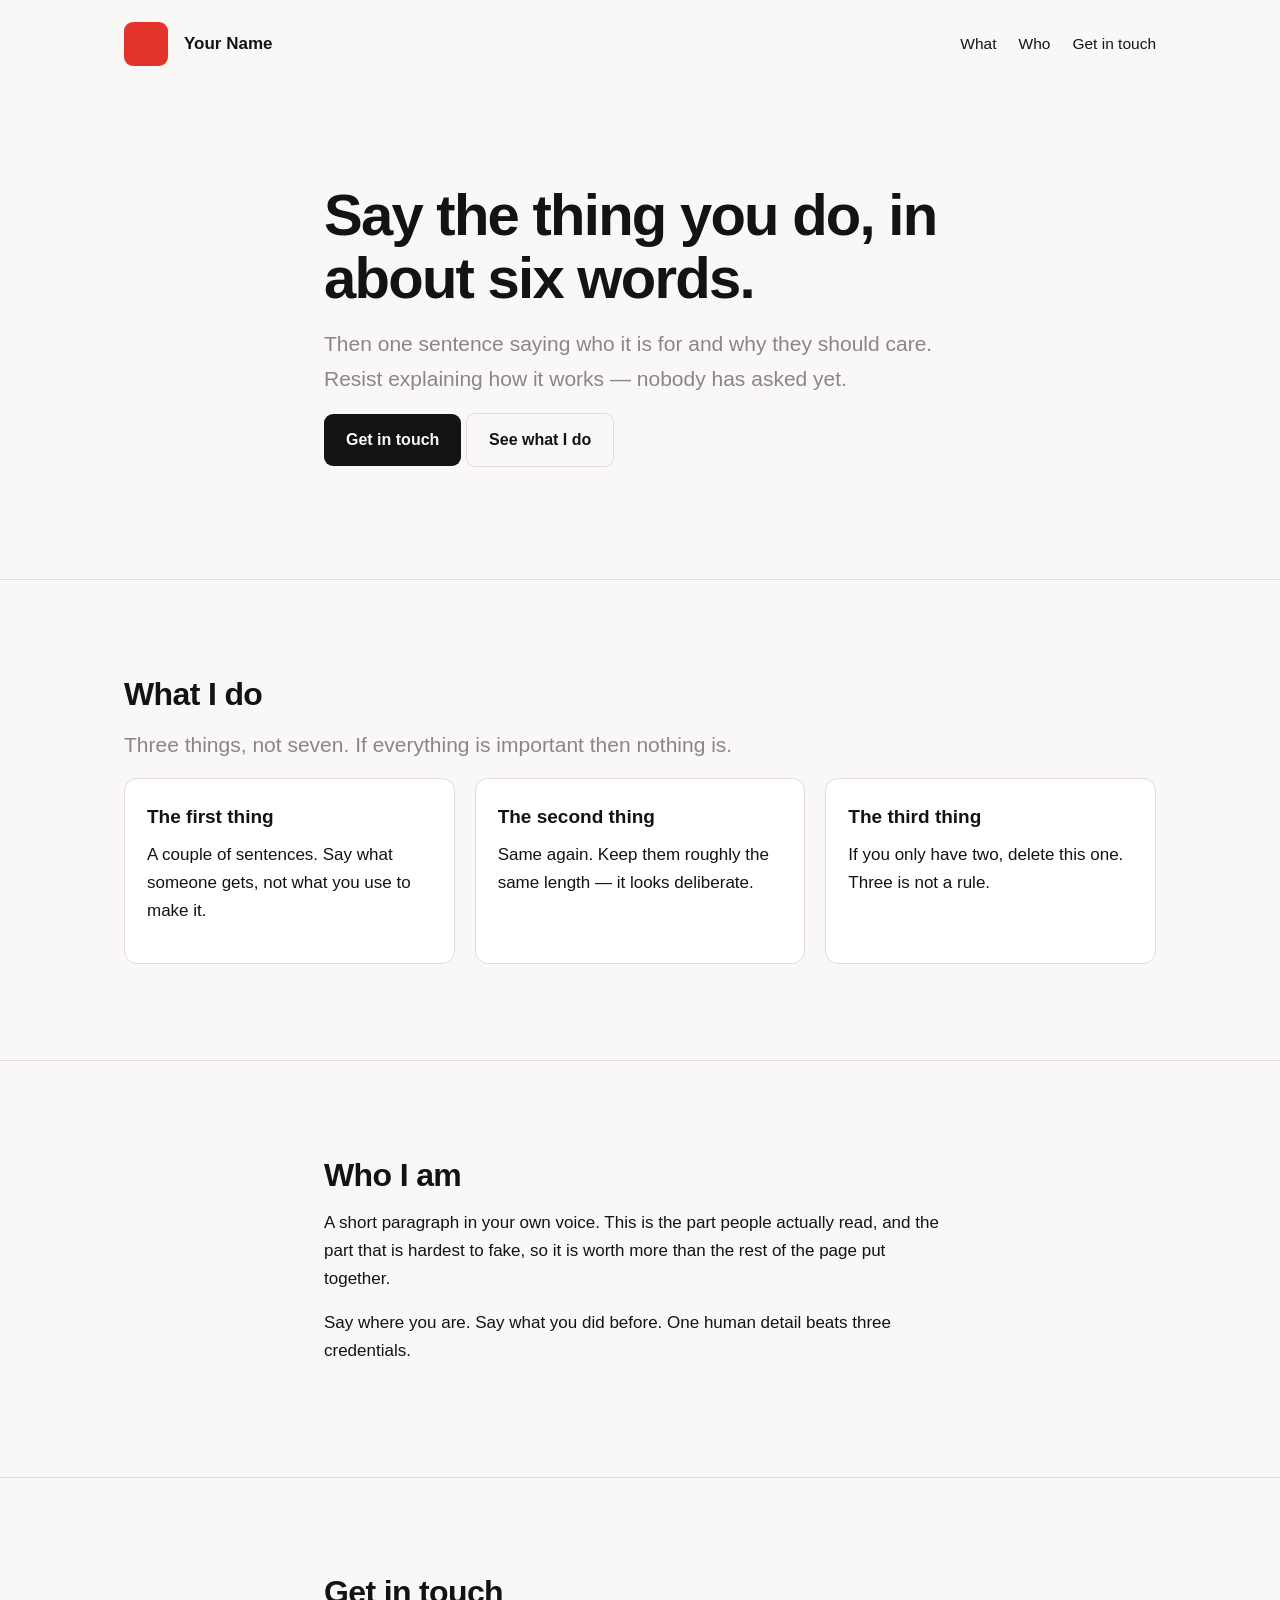
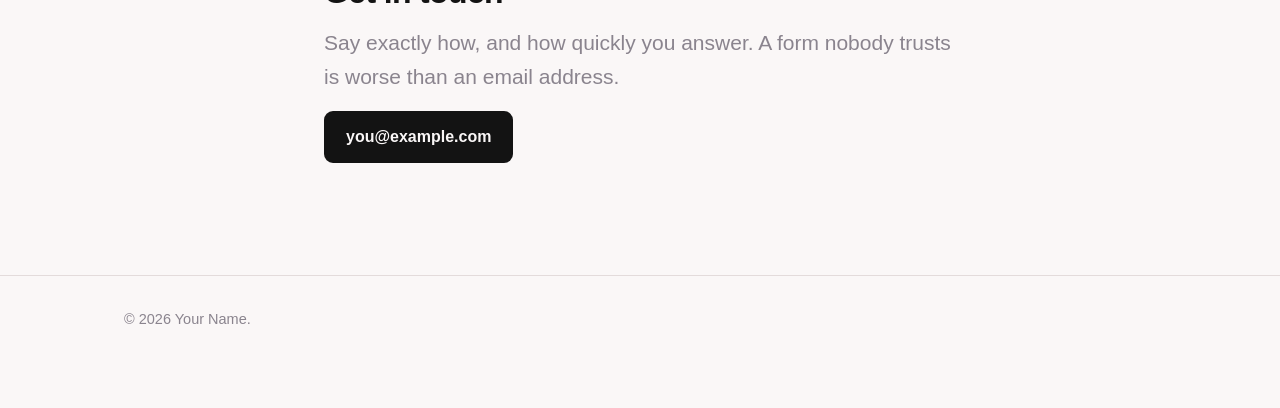
<file: site-templates/one-page/index.html>
<!doctype html>
<html lang="en">
<head>
<meta charset="utf-8">
<meta name="viewport" content="width=device-width, initial-scale=1">

<!-- These two lines are what people see in a search result and when they share a link.
     Change them before you show anyone. -->
<title>What this is — Your Name</title>
<meta name="description" content="One sentence about what this is and who it is for.">

<link rel="stylesheet" href="piy.css">
</head>
<body>

<div class="wrap">
  <nav>
    <div class="block" aria-hidden="true"></div>
    <strong>Your Name</strong>
    <div class="links">
      <a href="#what">What</a>
      <a href="#who">Who</a>
      <a href="#talk">Get in touch</a>
    </div>
  </nav>
</div>

<section>
  <div class="wrap narrow">
    <h1>Say the thing you do, in about six words.</h1>
    <p class="lede">Then one sentence saying who it is for and why they should care. Resist
      explaining how it works — nobody has asked yet.</p>
    <p><a class="btn" href="#talk">Get in touch</a>
       <a class="btn ghost" href="#what">See what I do</a></p>
  </div>
</section>

<section id="what">
  <div class="wrap">
    <h2>What I do</h2>
    <p class="lede narrow">Three things, not seven. If everything is important then nothing is.</p>
    <div class="grid">
      <div class="card">
        <h3>The first thing</h3>
        <p>A couple of sentences. Say what someone gets, not what you use to make it.</p>
      </div>
      <div class="card">
        <h3>The second thing</h3>
        <p>Same again. Keep them roughly the same length — it looks deliberate.</p>
      </div>
      <div class="card">
        <h3>The third thing</h3>
        <p>If you only have two, delete this one. Three is not a rule.</p>
      </div>
    </div>
  </div>
</section>

<section id="who">
  <div class="wrap narrow">
    <h2>Who I am</h2>
    <p>A short paragraph in your own voice. This is the part people actually read, and the part
      that is hardest to fake, so it is worth more than the rest of the page put together.</p>
    <p>Say where you are. Say what you did before. One human detail beats three credentials.</p>
  </div>
</section>

<section id="talk">
  <div class="wrap narrow">
    <h2>Get in touch</h2>
    <p class="lede">Say exactly how, and how quickly you answer. A form nobody trusts is worse
      than an email address.</p>
    <p><a class="btn" href="mailto:you@example.com">you@example.com</a></p>
  </div>
</section>

<footer>
  <div class="wrap">
    <p>© <span id="year">2026</span> Your Name.</p>
    <!-- Where this design came from. Uncomment it if you would like to say so — it is
         genuinely optional and nothing here checks whether you did.
    <p>Built with <a href="https://promptityourself.com">Prompt It Yourself</a>.</p>
    -->
  </div>
</footer>

<script>
  // The only script on the page: keep the year right without anyone having to remember.
  document.getElementById('year').textContent = new Date().getFullYear();
</script>
</body>
</html>
</file>
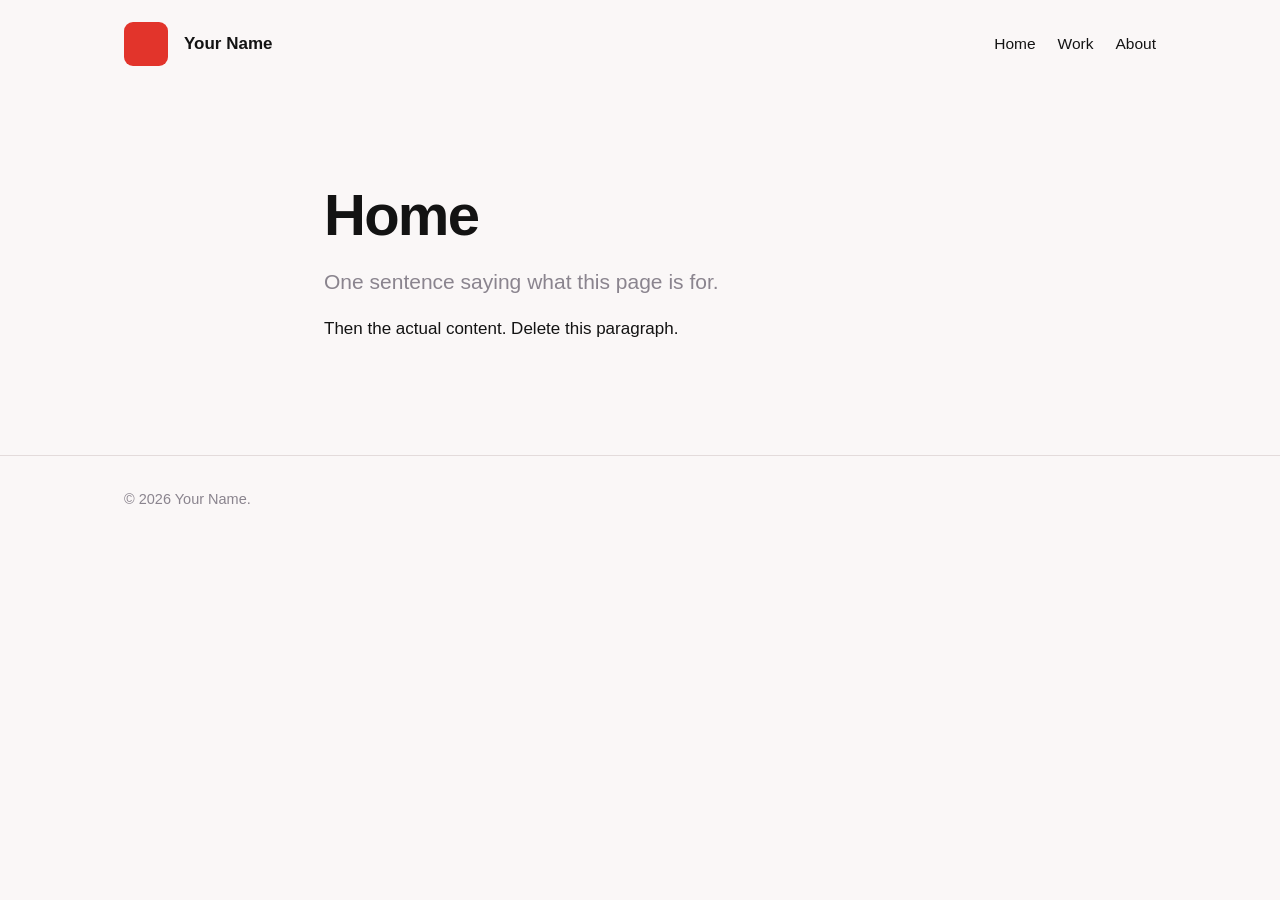
<file: site-templates/pages/index.html>
<!doctype html>
<html lang="en">
<head>
<meta charset="utf-8">
<meta name="viewport" content="width=device-width, initial-scale=1">
<title>Home — Your Name</title>
<meta name="description" content="One sentence about this page.">
<link rel="stylesheet" href="piy.css">
</head>
<body>

<div class="wrap">
  <nav>
    <div class="block" aria-hidden="true"></div>
    <strong>Your Name</strong>
    <div class="links">
      <a href="index.html">Home</a>
      <a href="work.html">Work</a>
      <a href="about.html">About</a>
    </div>
  </nav>
</div>

<section>
  <div class="wrap narrow">
    <h1>Home</h1>
    <p class="lede">One sentence saying what this page is for.</p>
    <p>Then the actual content. Delete this paragraph.</p>
  </div>
</section>

<footer>
  <div class="wrap">
    <p>© <span id="year">2026</span> Your Name.</p>
    <!-- Where this design came from. Uncomment it if you would like to say so — it is
         genuinely optional and nothing here checks whether you did.
    <p>Built with <a href="https://promptityourself.com">Prompt It Yourself</a>.</p>
    -->
  </div>
</footer>

<script>document.getElementById('year').textContent = new Date().getFullYear();</script>
</body>
</html>
</file>
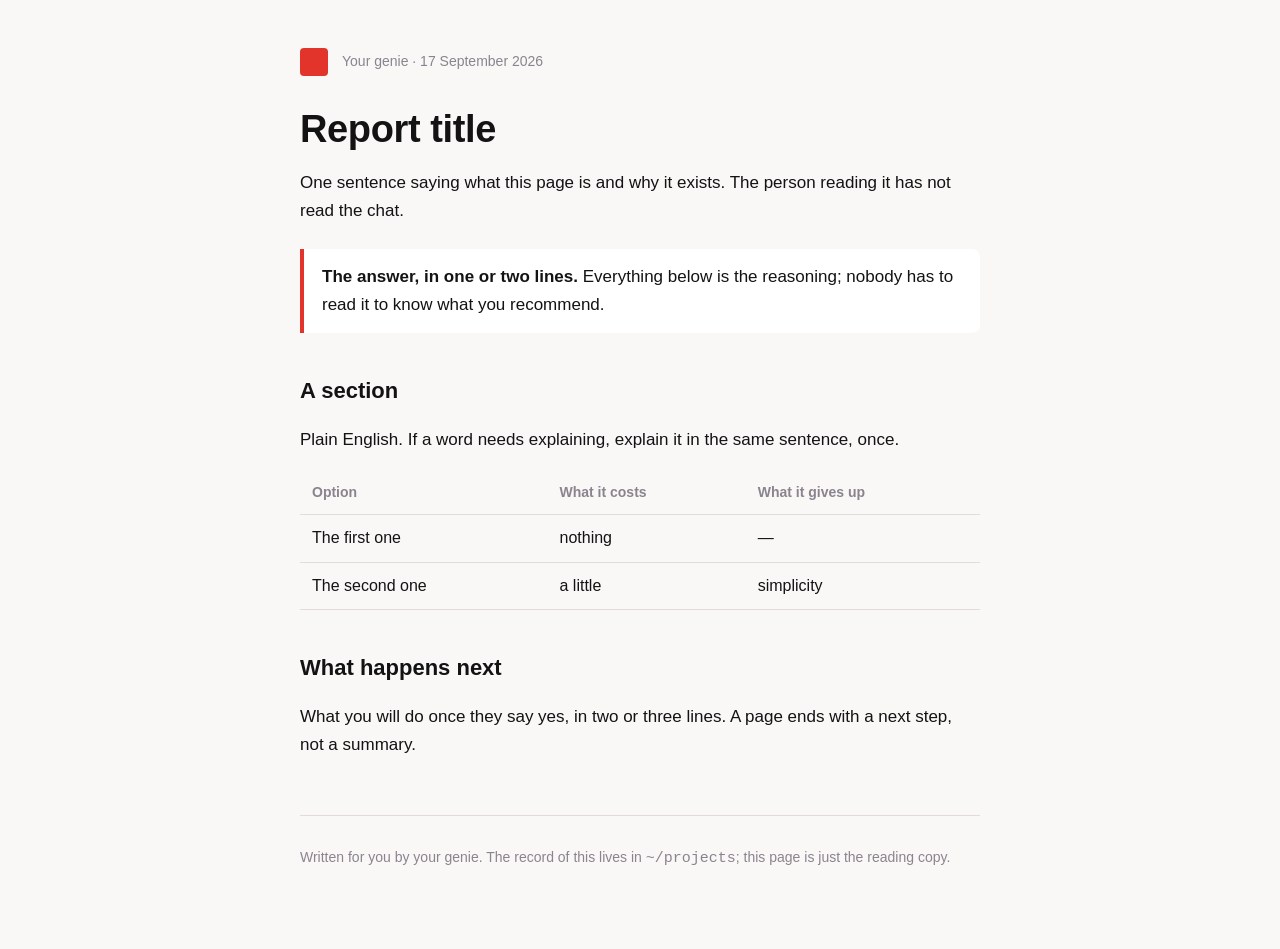
<file: site-templates/report/index.html>
<!doctype html>
<html lang="en">
<head>
<meta charset="utf-8">
<meta name="viewport" content="width=device-width, initial-scale=1">
<title>Report title</title>
<!--
  A page the genie writes for them to READ — a plan, a set of options, a comparison, a
  report. Anything longer than a screen. It lives at
  ~/piy-work/<project>/<YYYY-MM-DD_slug>/index.html, served at http://127.0.0.1:29200/…,
  and linked from the chat. An artifact only when they want to send it to someone.

  Everything is inline on purpose: an artifact cannot load a stylesheet beside it, and a
  page opened off disk should look the same. The values are Prompt It Yourself's, the same ones
  as site-templates/piy.css — change them there and here together, or not at all.
-->
<style>
  :root {
    --brand:      #e2342b;   /* the one loud colour. Spent once, on the block */
    --brand-deep: #c9251d;
    --bg:         #faf7f7;
    --fg:         #131313;
    --muted:      #8a848e;
    --line:       #e3dbdb;
    --card:       #ffffff;
    --text:       680px;
    --font: -apple-system, BlinkMacSystemFont, "Segoe UI", Helvetica, Arial, sans-serif;
    --mono: ui-monospace, SFMono-Regular, Menlo, Consolas, monospace;
  }
  @media (prefers-color-scheme: dark) {
    :root:not([data-theme=light]) {
      --bg:#131313; --fg:#faf7f7; --muted:#a8a2b0; --line:#2b2b2b; --card:#1b1b1b;
      --brand-deep:#f0524a;
    }
  }
  :root[data-theme=dark] {
    --bg:#131313; --fg:#faf7f7; --muted:#a8a2b0; --line:#2b2b2b; --card:#1b1b1b;
    --brand-deep:#f0524a;
  }
  *, *::before, *::after { box-sizing: border-box; }
  body { margin:0; background:var(--bg); color:var(--fg); font:17px/1.65 var(--font);
         -webkit-font-smoothing:antialiased; padding: 0 24px; }
  a { color:var(--brand-deep); text-underline-offset:2px; }
  main { max-width:var(--text); margin:0 auto; padding-block: 48px 64px; }
  header { display:flex; align-items:center; gap:14px; margin-bottom:32px; }
  .block { width:28px; height:28px; background:var(--brand); border-radius:4px; flex:none; }
  header .kicker { color:var(--muted); font-size:14px; margin:0; }
  h1 { font-size:clamp(28px, 4vw, 38px); line-height:1.15; margin:0 0 8px; letter-spacing:-.01em; }
  h2 { font-size:22px; margin:40px 0 12px; }
  p, li { max-width:var(--text); }
  table { border-collapse:collapse; width:100%; margin:16px 0; font-size:16px; }
  th, td { text-align:left; padding:10px 12px; border-bottom:1px solid var(--line); vertical-align:top; }
  th { color:var(--muted); font-weight:600; font-size:14px; }
  code, pre { font-family:var(--mono); font-size:15px; }
  pre { background:var(--card); border:1px solid var(--line); border-radius:8px; padding:14px 16px; overflow-x:auto; }
  .answer { background:var(--card); border-left:4px solid var(--brand); padding:14px 18px; border-radius:0 8px 8px 0; margin:24px 0; }
  footer { border-top:1px solid var(--line); margin-top:56px; padding-top:16px; color:var(--muted); font-size:14px; }
  @media print { body { background:#fff; color:#000; } .block { -webkit-print-color-adjust:exact; print-color-adjust:exact; } }
</style>
</head>
<body>
<main>
  <header>
    <div class="block" aria-hidden="true"></div>
    <div>
      <p class="kicker">Your genie · <span id="date">17 September 2026</span></p>
    </div>
  </header>

  <h1>Report title</h1>
  <p>One sentence saying what this page is and why it exists. The person reading it has not read the chat.</p>

  <div class="answer">
    <strong>The answer, in one or two lines.</strong> Everything below is the reasoning; nobody has to read it to know what you recommend.
  </div>

  <h2>A section</h2>
  <p>Plain English. If a word needs explaining, explain it in the same sentence, once.</p>

  <table>
    <thead><tr><th>Option</th><th>What it costs</th><th>What it gives up</th></tr></thead>
    <tbody>
      <tr><td>The first one</td><td>nothing</td><td>—</td></tr>
      <tr><td>The second one</td><td>a little</td><td>simplicity</td></tr>
    </tbody>
  </table>

  <h2>What happens next</h2>
  <p>What you will do once they say yes, in two or three lines. A page ends with a next step, not a summary.</p>

  <footer>
    <p>Written for you by your genie. The record of this lives in <code>~/projects</code>; this page is just the reading copy.</p>
    <!-- Where this design came from. Uncomment it if you would like to say so — it is
         genuinely optional and nothing here checks whether you did.
    <p>Built with <a href="https://promptityourself.com">Prompt It Yourself</a>.</p>
    -->
  </footer>
</main>
</body>
</html>
</file>
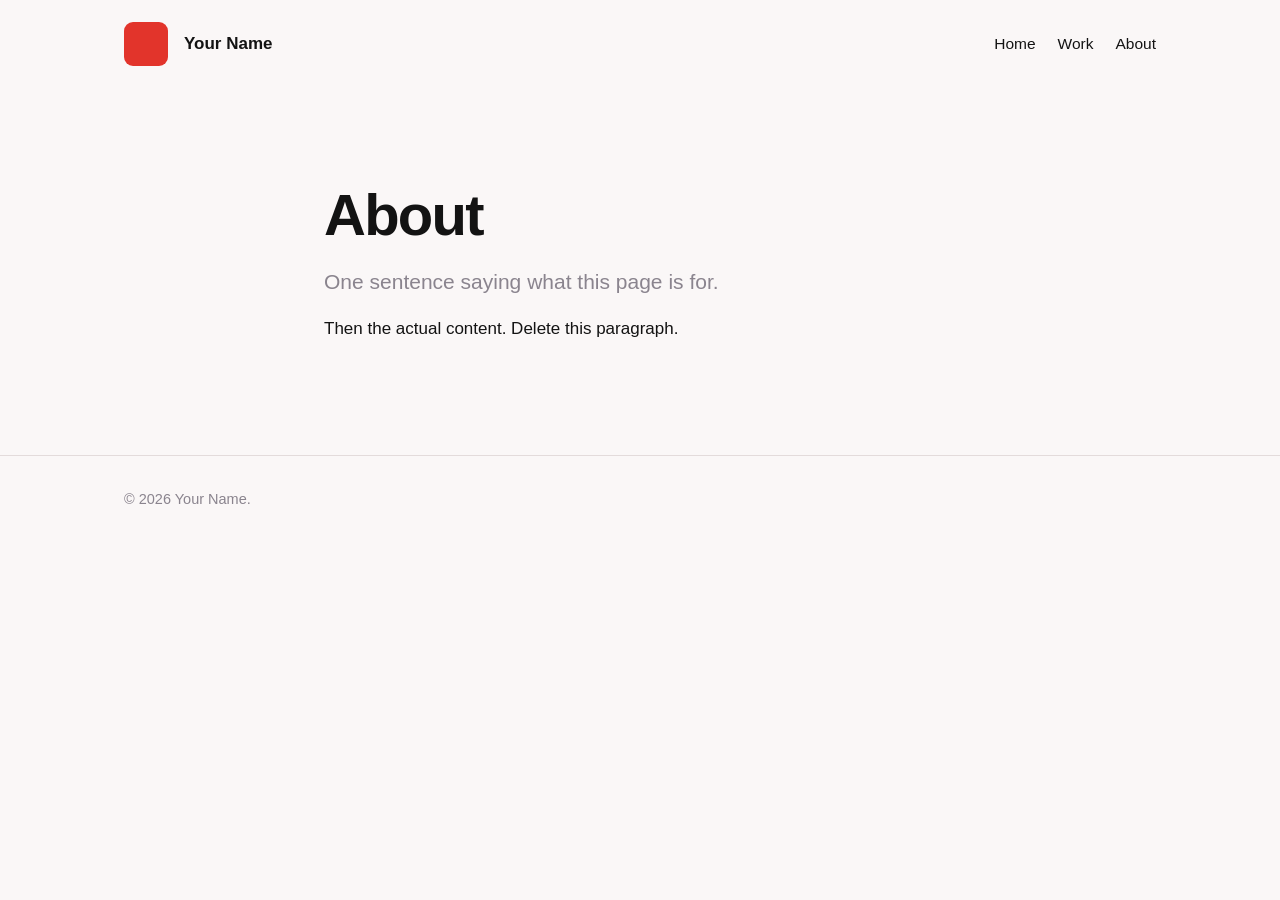
<file: site-templates/pages/about.html>
<!doctype html>
<html lang="en">
<head>
<meta charset="utf-8">
<meta name="viewport" content="width=device-width, initial-scale=1">
<title>About — Your Name</title>
<meta name="description" content="One sentence about this page.">
<link rel="stylesheet" href="piy.css">
</head>
<body>

<div class="wrap">
  <nav>
    <div class="block" aria-hidden="true"></div>
    <strong>Your Name</strong>
    <div class="links">
      <a href="index.html">Home</a>
      <a href="work.html">Work</a>
      <a href="about.html">About</a>
    </div>
  </nav>
</div>

<section>
  <div class="wrap narrow">
    <h1>About</h1>
    <p class="lede">One sentence saying what this page is for.</p>
    <p>Then the actual content. Delete this paragraph.</p>
  </div>
</section>

<footer>
  <div class="wrap">
    <p>© <span id="year">2026</span> Your Name.</p>
    <!-- Where this design came from. Uncomment it if you would like to say so — it is
         genuinely optional and nothing here checks whether you did.
    <p>Built with <a href="https://promptityourself.com">Prompt It Yourself</a>.</p>
    -->
  </div>
</footer>

<script>document.getElementById('year').textContent = new Date().getFullYear();</script>
</body>
</html>
</file>
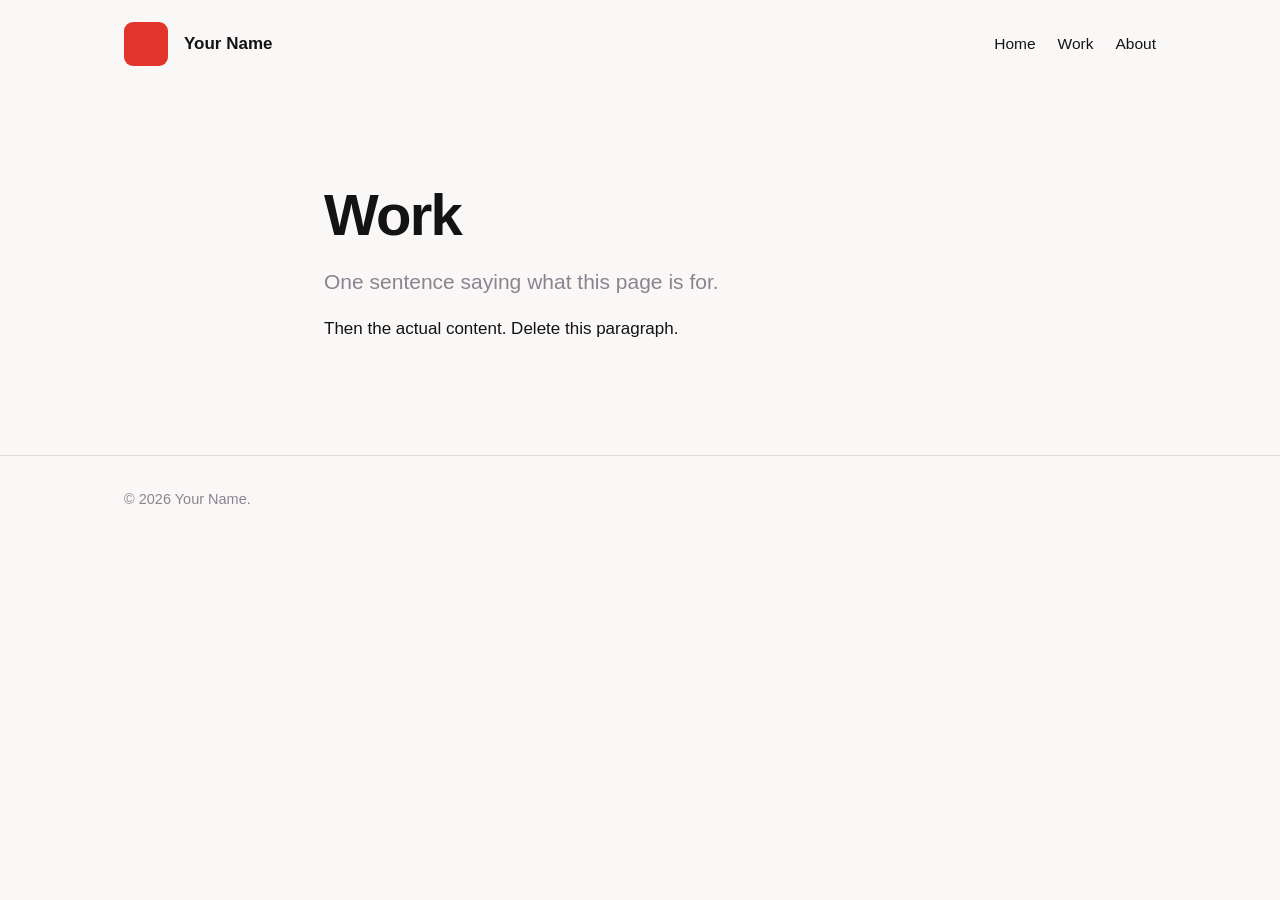
<file: site-templates/pages/work.html>
<!doctype html>
<html lang="en">
<head>
<meta charset="utf-8">
<meta name="viewport" content="width=device-width, initial-scale=1">
<title>Work — Your Name</title>
<meta name="description" content="One sentence about this page.">
<link rel="stylesheet" href="piy.css">
</head>
<body>

<div class="wrap">
  <nav>
    <div class="block" aria-hidden="true"></div>
    <strong>Your Name</strong>
    <div class="links">
      <a href="index.html">Home</a>
      <a href="work.html">Work</a>
      <a href="about.html">About</a>
    </div>
  </nav>
</div>

<section>
  <div class="wrap narrow">
    <h1>Work</h1>
    <p class="lede">One sentence saying what this page is for.</p>
    <p>Then the actual content. Delete this paragraph.</p>
  </div>
</section>

<footer>
  <div class="wrap">
    <p>© <span id="year">2026</span> Your Name.</p>
    <!-- Where this design came from. Uncomment it if you would like to say so — it is
         genuinely optional and nothing here checks whether you did.
    <p>Built with <a href="https://promptityourself.com">Prompt It Yourself</a>.</p>
    -->
  </div>
</footer>

<script>document.getElementById('year').textContent = new Date().getFullYear();</script>
</body>
</html>
</file>
<file: site-templates/one-page/piy.css>
/* ─────────────────────────────────────────────────────────────────────────────
   The whole look, in one file. Change the numbers at the top and the whole site
   changes with them — that is the point of having them in one place.

   These are Prompt It Yourself's own values. They are a starting point, not a rule:
   make it yours. The one thing worth keeping is the HABIT — colours and sizes
   named once at the top, used by name everywhere else.
   ───────────────────────────────────────────────────────────────────────────── */
:root {
  --brand:      #e2342b;   /* the one loud colour. Use it once per screen */
  --brand-deep: #c9251d;   /* the same red, dark enough to read as a link */
  --bg:         #faf7f7;
  --fg:         #131313;
  --muted:      #8a848e;   /* second-line text: dates, captions, small print */
  --line:       #e3dbdb;
  --card:       #ffffff;

  --wide:  1080px;         /* how wide the page gets before it stops growing */
  --text:  680px;          /* how wide a paragraph gets. Long lines are hard to read */
  --gap:   clamp(48px, 8vw, 96px);

  --font: -apple-system, BlinkMacSystemFont, "Segoe UI", Helvetica, Arial, sans-serif;
}

/* Dark mode for free. Only the colours change; nothing else has to know. */
@media (prefers-color-scheme: dark) {
  :root:not([data-theme=light]) {
    --bg:#131313; --fg:#faf7f7; --muted:#a8a2b0; --line:#2b2b2b; --card:#1b1b1b;
    --brand-deep:#f0524a;
  }
}

*, *::before, *::after { box-sizing: border-box; }
body { margin:0; background:var(--bg); color:var(--fg); font:17px/1.65 var(--font);
       -webkit-font-smoothing:antialiased; }
img, video { max-width:100%; height:auto; display:block; }
a { color:var(--brand-deep); text-underline-offset:2px; }

.wrap  { max-width:var(--wide); margin:0 auto; padding:0 24px; }
.narrow{ max-width:var(--text); }
section{ padding:var(--gap) 0; }
section + section { border-top:1px solid var(--line); }

h1 { font-size:clamp(34px,6vw,58px); line-height:1.08; letter-spacing:-.03em; margin:0 0 18px; font-weight:680; }
h2 { font-size:clamp(24px,3.4vw,32px); line-height:1.18; letter-spacing:-.02em; margin:0 0 14px; font-weight:660; }
h3 { font-size:19px; margin:0 0 8px; font-weight:640; }
p  { margin:0 0 16px; }
.lede { font-size:clamp(18px,2.2vw,21px); color:var(--muted); }

/* The block. It is the logo shape and the one place the loud colour is spent. */
.block { width:44px; height:44px; border-radius:9px; background:var(--brand); flex:0 0 44px; }

nav { display:flex; align-items:center; gap:16px; padding:22px 0; }
nav .links { margin-left:auto; display:flex; gap:22px; font-size:15.5px; }
nav a { color:var(--fg); text-decoration:none; }
nav a:hover { color:var(--brand-deep); }

.btn { display:inline-block; background:var(--fg); color:var(--bg); text-decoration:none;
       padding:13px 22px; border-radius:9px; font-weight:620; font-size:16px; }
.btn:hover { opacity:.9; }
.btn.ghost { background:transparent; color:var(--fg); border:1px solid var(--line); }

.grid { display:grid; gap:20px; grid-template-columns:repeat(auto-fit,minmax(260px,1fr)); }
.card { background:var(--card); border:1px solid var(--line); border-radius:13px; padding:22px; }

footer { border-top:1px solid var(--line); padding:32px 0 60px; color:var(--muted); font-size:14.5px; }

/* Anything that should not be read out by a screen reader but must exist for one */
.visually-hidden { position:absolute; width:1px; height:1px; overflow:hidden; clip:rect(0 0 0 0); }
</file>
<file: site-templates/pages/piy.css>
/* ─────────────────────────────────────────────────────────────────────────────
   The whole look, in one file. Change the numbers at the top and the whole site
   changes with them — that is the point of having them in one place.

   These are Prompt It Yourself's own values. They are a starting point, not a rule:
   make it yours. The one thing worth keeping is the HABIT — colours and sizes
   named once at the top, used by name everywhere else.
   ───────────────────────────────────────────────────────────────────────────── */
:root {
  --brand:      #e2342b;   /* the one loud colour. Use it once per screen */
  --brand-deep: #c9251d;   /* the same red, dark enough to read as a link */
  --bg:         #faf7f7;
  --fg:         #131313;
  --muted:      #8a848e;   /* second-line text: dates, captions, small print */
  --line:       #e3dbdb;
  --card:       #ffffff;

  --wide:  1080px;         /* how wide the page gets before it stops growing */
  --text:  680px;          /* how wide a paragraph gets. Long lines are hard to read */
  --gap:   clamp(48px, 8vw, 96px);

  --font: -apple-system, BlinkMacSystemFont, "Segoe UI", Helvetica, Arial, sans-serif;
}

/* Dark mode for free. Only the colours change; nothing else has to know. */
@media (prefers-color-scheme: dark) {
  :root:not([data-theme=light]) {
    --bg:#131313; --fg:#faf7f7; --muted:#a8a2b0; --line:#2b2b2b; --card:#1b1b1b;
    --brand-deep:#f0524a;
  }
}

*, *::before, *::after { box-sizing: border-box; }
body { margin:0; background:var(--bg); color:var(--fg); font:17px/1.65 var(--font);
       -webkit-font-smoothing:antialiased; }
img, video { max-width:100%; height:auto; display:block; }
a { color:var(--brand-deep); text-underline-offset:2px; }

.wrap  { max-width:var(--wide); margin:0 auto; padding:0 24px; }
.narrow{ max-width:var(--text); }
section{ padding:var(--gap) 0; }
section + section { border-top:1px solid var(--line); }

h1 { font-size:clamp(34px,6vw,58px); line-height:1.08; letter-spacing:-.03em; margin:0 0 18px; font-weight:680; }
h2 { font-size:clamp(24px,3.4vw,32px); line-height:1.18; letter-spacing:-.02em; margin:0 0 14px; font-weight:660; }
h3 { font-size:19px; margin:0 0 8px; font-weight:640; }
p  { margin:0 0 16px; }
.lede { font-size:clamp(18px,2.2vw,21px); color:var(--muted); }

/* The block. It is the logo shape and the one place the loud colour is spent. */
.block { width:44px; height:44px; border-radius:9px; background:var(--brand); flex:0 0 44px; }

nav { display:flex; align-items:center; gap:16px; padding:22px 0; }
nav .links { margin-left:auto; display:flex; gap:22px; font-size:15.5px; }
nav a { color:var(--fg); text-decoration:none; }
nav a:hover { color:var(--brand-deep); }

.btn { display:inline-block; background:var(--fg); color:var(--bg); text-decoration:none;
       padding:13px 22px; border-radius:9px; font-weight:620; font-size:16px; }
.btn:hover { opacity:.9; }
.btn.ghost { background:transparent; color:var(--fg); border:1px solid var(--line); }

.grid { display:grid; gap:20px; grid-template-columns:repeat(auto-fit,minmax(260px,1fr)); }
.card { background:var(--card); border:1px solid var(--line); border-radius:13px; padding:22px; }

footer { border-top:1px solid var(--line); padding:32px 0 60px; color:var(--muted); font-size:14.5px; }

/* Anything that should not be read out by a screen reader but must exist for one */
.visually-hidden { position:absolute; width:1px; height:1px; overflow:hidden; clip:rect(0 0 0 0); }
</file>
